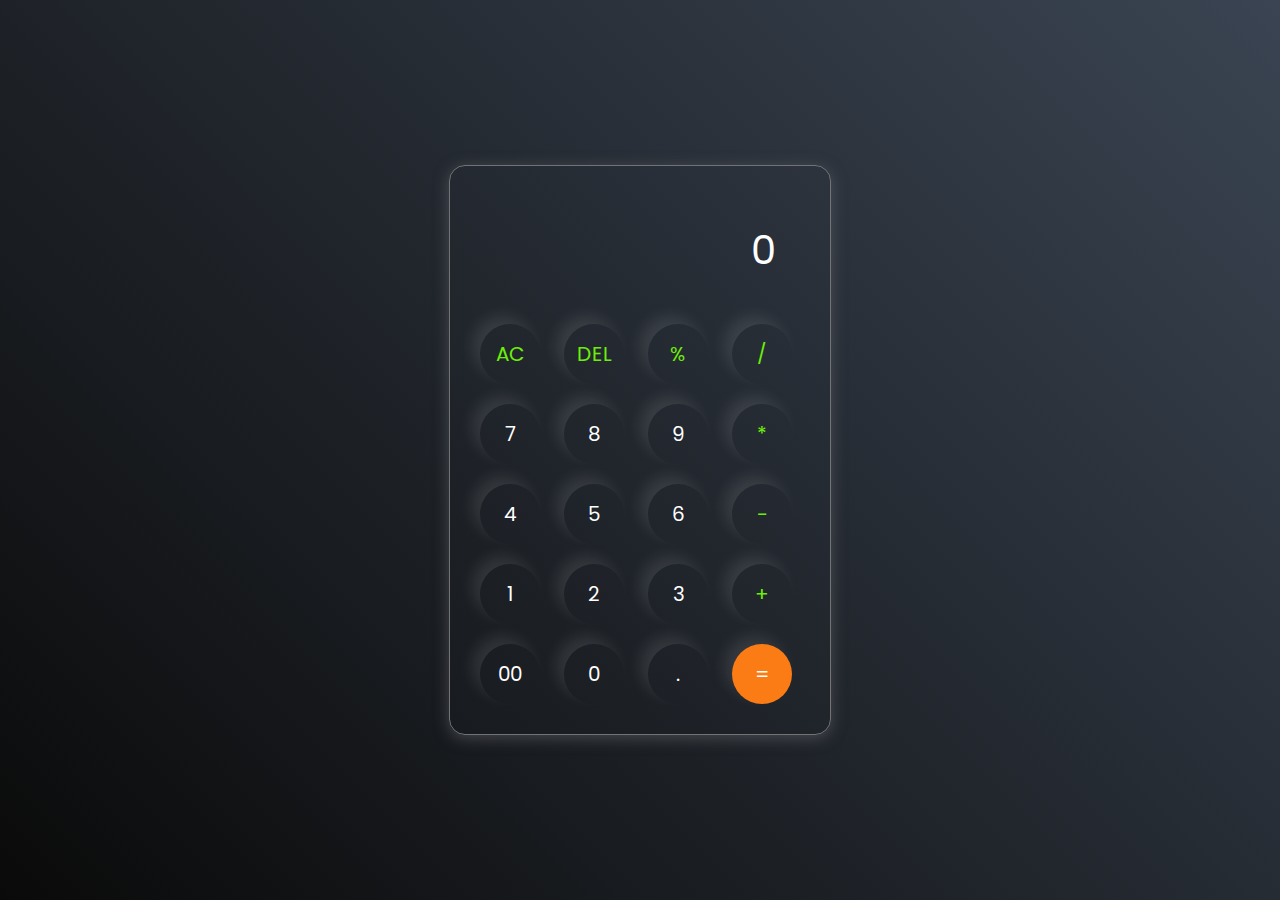
<file: Codsoft Intership/Calculator/index.html>
<!DOCTYPE html>
<html lang="en">
  <head>
    <meta charset="UTF-8" />
    <meta http-equiv="X-UA-Compatible" content="IE=edge" />
    <meta name="viewport" content="width=device-width, initial-scale=1.0" />
    <link rel="stylesheet" href="styles.css" />
    <title>Calculator - By Code Traversal</title>
  </head>
  <body>
    <div class="container">
      <div class="calculator">
        <input type="text" id="inputBox" placeholder="0" />
        <div>
          <button class="button operator">AC</button>
          <button class="button operator">DEL</button>
          <button class="button operator">%</button>
          <button class="button operator">/</button>
        </div>
        <div>
          <button class="button">7</button>
          <button class="button">8</button>
          <button class="button">9</button>
          <button class="button operator">*</button>
        </div>
        <div>
          <button class="button">4</button>
          <button class="button">5</button>
          <button class="button">6</button>
          <button class="button operator">-</button>
        </div>
        <div>
          <button class="button">1</button>
          <button class="button">2</button>
          <button class="button">3</button>
          <button class="button operator">+</button>
        </div>

        <div>
          <button class="button">00</button>
          <button class="button">0</button>
          <button class="button">.</button>
          <button class="button equalBtn">=</button>
        </div>
      </div>
    </div>

    <script src="main.js"></script>
  </body>
</html>
</file>
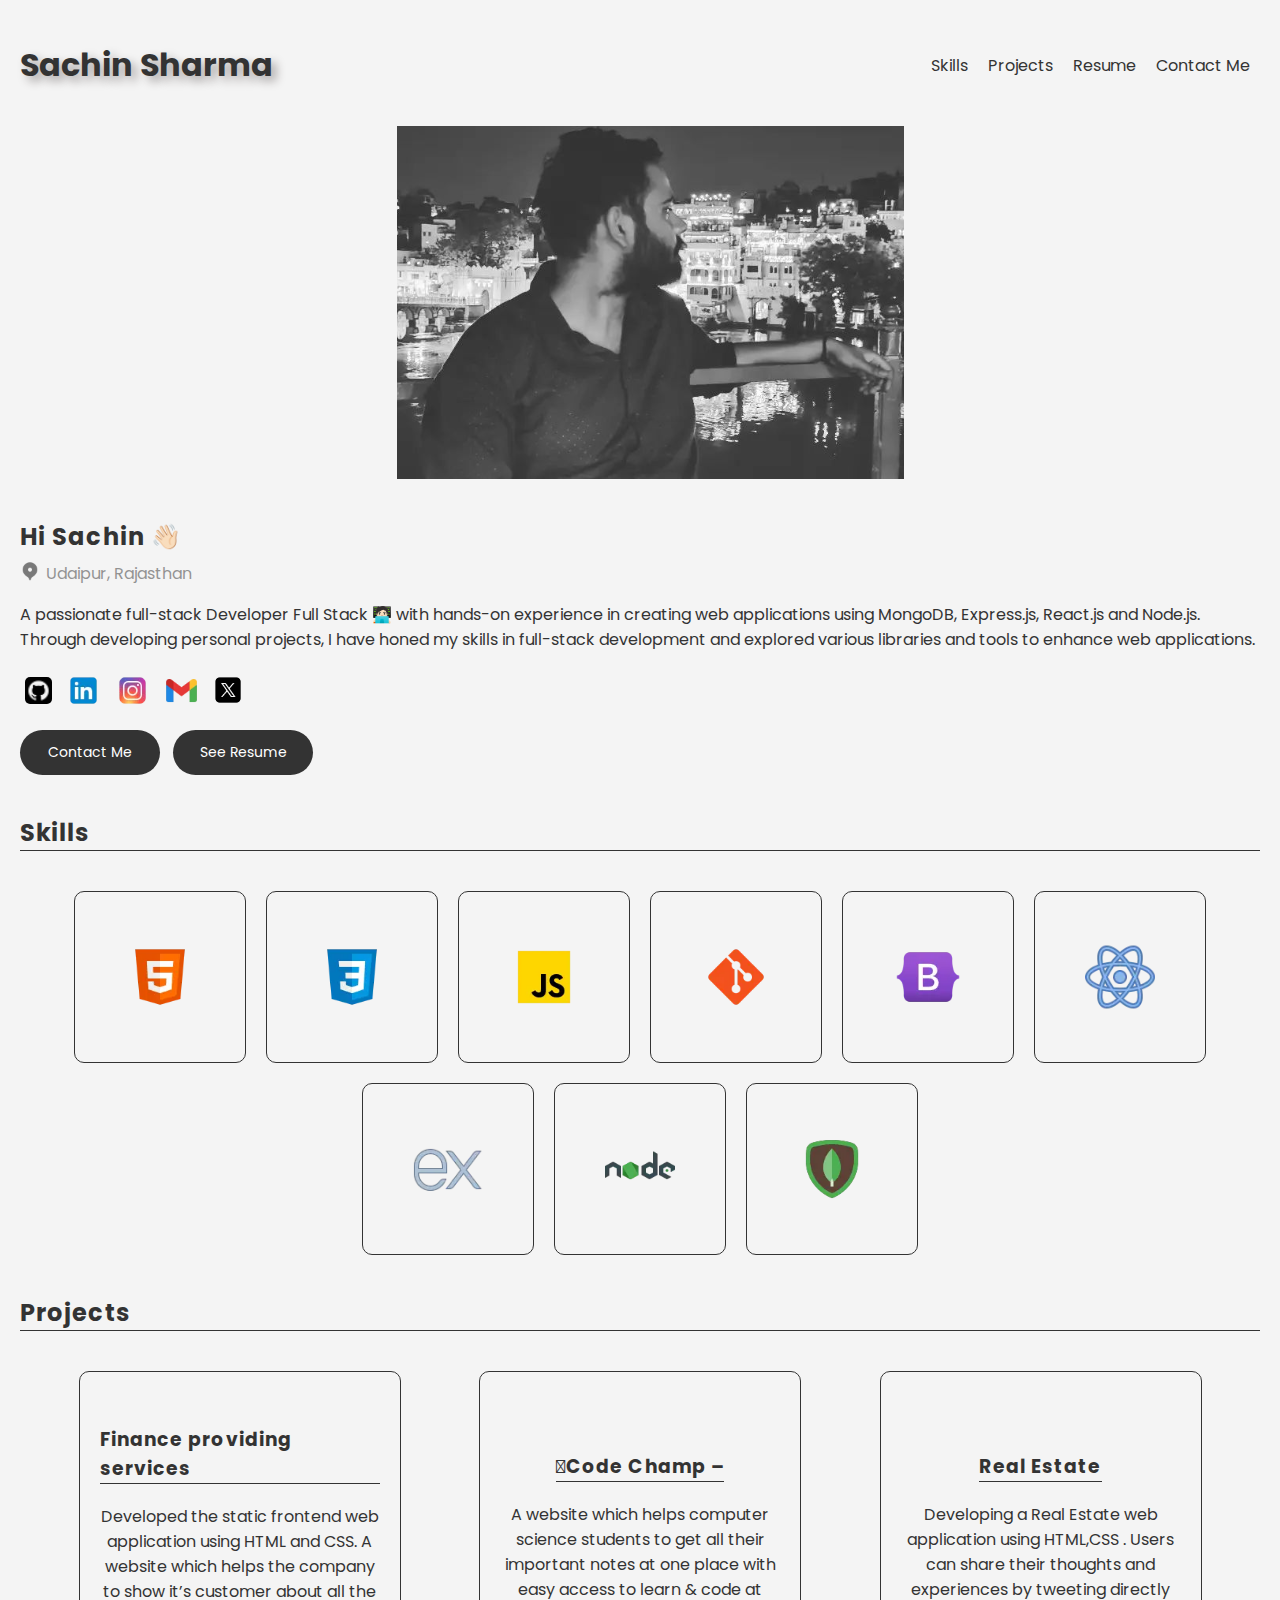
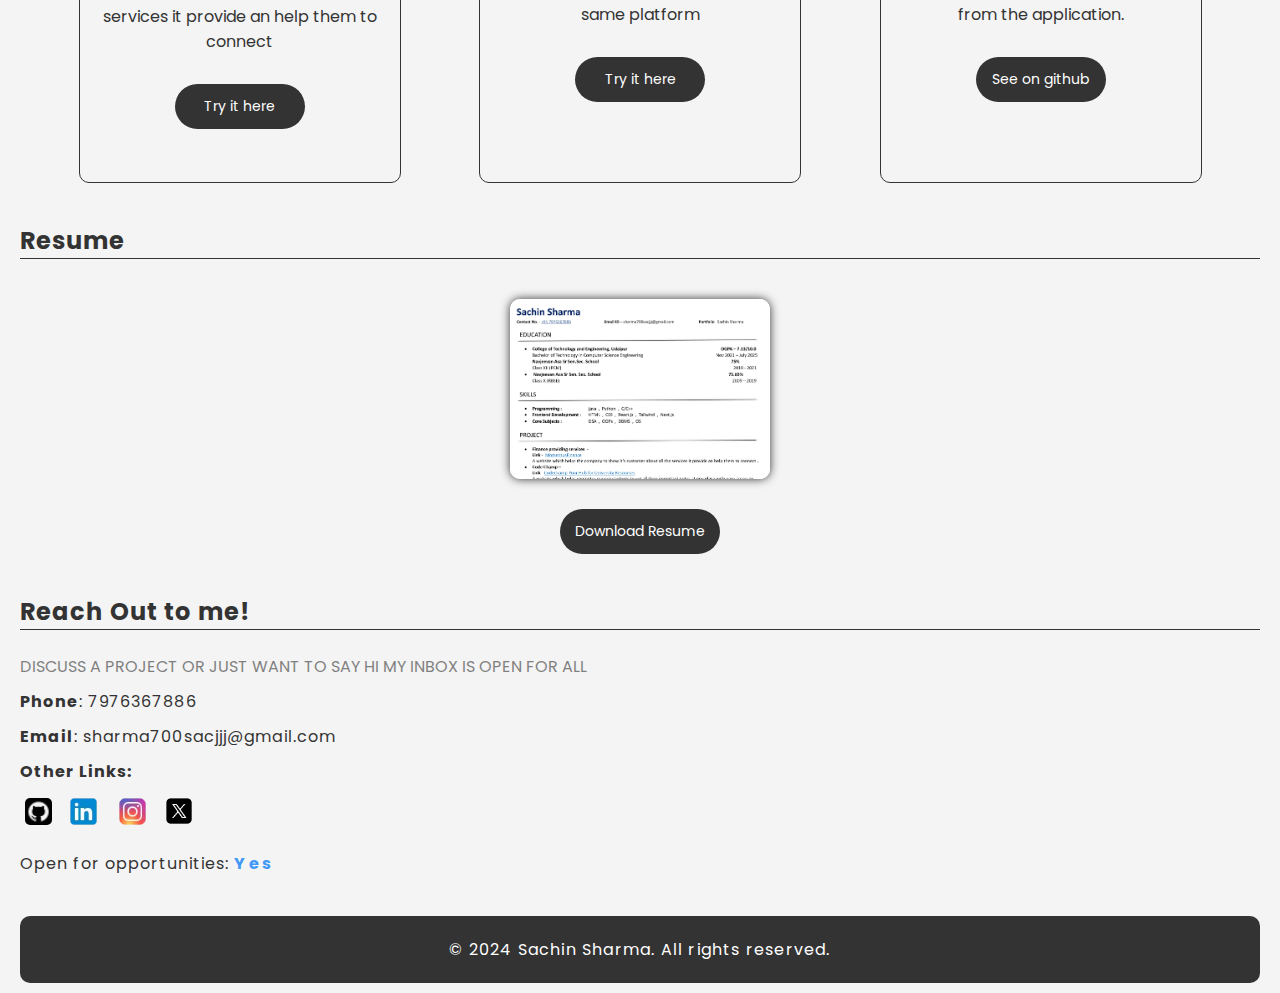
<file: Codsoft Intership/Professional Portfollio/index.html>
<!DOCTYPE html>
<html lang="en">
  <head>
    <meta charset="UTF-8" />
    <meta name="viewport" content="width=device-width, initial-scale=1.0" />
    <link rel="stylesheet" href="styles.css" />
    <title>My Portfolio</title>
  </head>
  <body>
    <header>
      <div id="navbar">
        <h1>Sachin Sharma</h1>
        <div class="container">
          <img id="menu" src="./icons8-slide-up-50.png" alt="Menu Icon" />
          <nav class="navbar">
            <a href="#skills" class="nav-item">Skills</a>
            <a href="#projects" class="nav-item">Projects</a>
            <a href="#resume" class="nav-item">Resume</a>
            <a href="#contact" class="nav-item">Contact Me</a>
          </nav>
        </div>
      </div>
    </header>

    <section id="about">
      <div id="My photo"></div>
        <img src="My photo2.png" alt="Photo">
      <div>
        <h2>Hi Sachin 👋🏻</h2>
        <span>
          <img src="./icons8-location-30.webp" alt="location" />
          <p>Udaipur, Rajasthan</p>
        </span>
        <p>
          A passionate full-stack Developer Full Stack 🧑🏻‍💻 with hands-on experience in
          creating web applications using MongoDB, Express.js, React.js and
          Node.js. Through developing personal projects, I have honed my skills in
          full-stack development and explored various libraries and tools to
          enhance web applications.
        </p>
        <div class="social-media-links">
          <a href="https://github.com/NeerajUpadhyay01"
            ><img src="./icons8-github-24.webp" alt="github"
          /></a>
          <a href="https://www.linkedin.com/in/neeraj-upadhyay-a527aa226"
            ><img src="./icons8-linkedin-48.webp" alt="linkedin"
          /></a>
          <a
            href="https://www.instagram.com/invites/contact/?i=zib9lixemrsa&utm_content=48jiow0"
            ><img src="./icons8-instagram-48.webp" alt="instagram"
          /></a>
          <a href="mailto:neerajsaraswat111@gmail.com"
            ><img src="./icons8-gmail-96.webp" alt="gmail"
          /></a>
          <a href="https://x.com/Neeraj_178?t=SimfZ5p0Oz3E6cNMgTlKqg&s=08"
            ><img src="./icons8-twitter-50.webp" alt="twitter"
          /></a>
        </div>
        <div id="buttons">
          <a href="tel:+916378086178"><button>Contact Me</button></a>
          <a
            href="https://drive.google.com/file/d/1C_42a2OnGewmLjS5Pc8a4fxM5_PT_ZZH/view?usp=drive_link"
            ><button>See Resume</button></a
          >
        </div>
      </div>
    </section>

    <section id="skills">
      <h2>Skills</h2>
      <div>
        <span><img src="./icons8-html-96.webp" alt="HTML" /></span>
        <span><img src="./icons8-css-96.webp" alt="CSS" /></span>
        <span><img src="./icons8-js-96.webp" alt="JS" /></span>
        <span><img src="./icons8-git-96.webp" alt="Git" /></span>
        <span
          ><img src="./icons8-bootstrap-96.webp" alt="Bootstrap"
        /></span>
        <span><img src="./icons8-react-js-80.webp" alt="ReactJs" /></span>
        <span
          ><img src="./icons8-express-js-80.webp" alt="ExpressJs"
        /></span>
        <span><img src="./icons8-nodejs-96.webp" alt="NodeJs" /></span>
        <span><img src="./icons8-mongodb-96.webp" alt="MongoDB" /></span>
      </div>
    </section>

    <section id="projects">
      <h2>Projects</h2>
      <div>
        <div class="project">
          <h3>Finance providing services</h3>
          <p>
            Developed the static frontend web application using HTML and CSS. A website which helps the company to show it’s customer about all the services it provide an help them to connect
          </p>
          <a href="MomentusFinance"
            ><button>Try it here</button></a
          >
        </div>
        <div class="project">
          <h3>Code Champ –</h3>
          <p>
            A website which helps computer science students to get all their important notes at one place with easy access to learn & code at same platform 
          </p>
          <a href=" Codechamp-Your Hub for University Resources"
            ><button>Try it here</button></a
          >
        </div>
        <div class="project">
          <h3>Real Estate</h3>
          <p>
            Developing a Real Estate web application using HTML,CSS
            .
            Users can share their thoughts and experiences by tweeting directly
            from the application.
          </p>
          <a
            href="https://github.com/sachinsharma017"
            ><button>See on github</button></a
          >
        </div>
      </div>
    </section>

    <section id="resume">
      <h2>Resume</h2>
      <span>
        <div></div>
        <a
          href="Sachin Sharma Cv.webp"
          ><button>Download Resume</button></a
        >
      </span>
    </section>

    <section id="contact">
      <h2>Reach Out to me!</h2>
      <p>DISCUSS A PROJECT OR JUST WANT TO SAY HI MY INBOX IS OPEN FOR ALL</p>
      <span>
        <p><strong>Phone</strong>: 7976367886</p>
        <p><strong>Email</strong>: sharma700sacjjj@gmail.com</p>
      </span>
      <h4>Other Links:</h4>
      <div class="social-media-links">
        <a href="https://github.com/sachinsharma017/sachinsharma017"
          ><img src="./icons8-github-24.webp" alt="github"
        /></a>
        <a href="https://www.linkedin.com/in/sachin-s-56371b27b/"
          ><img src="./icons8-linkedin-48.webp" alt="linkedin"
        /></a>
        <a
          href="https://www.instagram.com/sachinsharma017/"
          ><img src="./icons8-instagram-48.webp" alt="instagram"
        /></a>
        <a href="https://x.com/Sachin76150"
          ><img src="./icons8-twitter-50.webp" alt="tweeter"
        /></a>
      </div>
      <p>Open for opportunities: <span>Y</span><span>e</span><span>s</span></p>
    </section>

    <footer>
      <p>&copy; 2024 Sachin Sharma. All rights reserved.</p>
    </footer>

    <script>
      function handleClick() {
        const navbar = document.querySelector(".navbar");
        const menuIcon = document.getElementById("menu");
        navbar.classList.toggle("active");
        menuIcon.classList.toggle("rotated");
      }
      document.getElementById("menu").addEventListener("click", handleClick);
      const navItems = document.getElementsByClassName("nav-item");
      for (let i = 0; i < navItems.length; i++) {
        navItems[i].addEventListener("click", handleClick);
      }
    </script>
  </body>
</html>
</file>
<file: Codsoft Intership/Calculator/styles.css>
@import url('https://fonts.googleapis.com/css2?family=Poppins:wght@500&display=swap');

*{
    margin: 0;
    padding: 0;
    box-sizing: border-box;
    font-family: 'Poppins', sans-serif;
}

body{
    width: 100%;
    height: 100vh;
    display: flex;
    justify-content: center;
    align-items: center;
    background: linear-gradient(45deg, #0a0a0a, #3a4452);
}

.calculator{
    border: 1px solid #717377;
    padding: 20px;
    border-radius: 16px;
    background: transparent;
    box-shadow: 0px 3px 15px rgba(113, 115, 119, 0.5);

}

input{
    width: 320px;
    border: none;
    padding: 24px;
    margin: 10px;
    background: transparent;
    box-shadow: 0px 3px 15px rgbs(84, 84, 84, 0.1);
    font-size: 40px;
    text-align: right;
    cursor: pointer;
    color: #ffffff;
}

input::placeholder{
    color: #ffffff;
}

button{
    border: none;
    width: 60px;
    height: 60px;
    margin: 10px;
    border-radius: 50%;
    background: transparent;
    color: #ffffff;
    font-size: 20px;
    box-shadow: -8px -8px 15px rgba(255, 255, 255, 0.1);
    cursor: pointer;
}

.equalBtn{
    background-color: #fb7c14;
}

.operator{
    color: #6dee0a;
}
</file>
<file: Codsoft Intership/Professional Portfollio/styles.css>
@import url("https://fonts.googleapis.com/css2?family=Poppins&display=swap");

body {
  font-family: "poppins";
  margin: 0;
  padding: 20px 20px 10px;
  box-sizing: border-box;
  background-color: #f4f4f4;
  color: #333;
}

body::-webkit-scrollbar {
  width: 8px;
  background-color: #f4f4f4;
}

body::-webkit-scrollbar-thumb {
  background-color: #333;
  border-radius: 10px;
}

a {
  text-decoration: none;
  color: white;
}

h2,
h3 {
  border-bottom: 1px solid #333;
  letter-spacing: 1.1px;
}

button {
  font-family: "poppins";
  display: block;
  margin-top: 10px;
  height: 11vw;
  width: 31vw;
  max-width: 140px;
  max-height: 45px;
  background: #333;
  color: white;
  border: none;
  border-radius: 30px;
  font-size: 14px;
  cursor: pointer;
  position: relative;
  z-index: 1;
  overflow: hidden;
  font-size: clamp(11px, 2vw, 14px);
}

button:hover {
  color: rgb(0, 0, 0);
}

button::after {
  content: "";
  background: rgb(148, 141, 141);
  position: absolute;
  z-index: -1;
  left: -20%;
  right: -20%;
  top: 0;
  bottom: 0;
  transform: skewX(-45deg) scale(0, 1);
  transition: all 0.2s;
}

button:hover::after {
  transform: skewX(-45deg) scale(1, 1);
}

/* Header */

header h1 {
  font-size: clamp(25px, 4vw, 32px);
  text-shadow: 5px 5px 10px #a5a1a1;
}

#menu {
  width: 30px;
  height: 30px;
  visibility: hidden;
}

#navbar {
  display: flex;
  justify-content: space-between;
  align-items: center;
}

.container {
  display: flex;
}

nav {
  display: flex;
}

.nav-item {
  color: #333;
  padding: 10px;
  position: relative;
}

.nav-item::after {
  content: "";
  position: absolute;
  width: 85%;
  height: 4%;
  left: 10%;
  top: 100%;
  background-color: #333;
  transform: scaleX(0);
  transition: all 0.15s linear;
}

.nav-item:hover::after {
  transform: scaleX(1);
}

/* About */

#about {
  display: flex;
  align-items: center;
  justify-content: center;
  gap: 20px;
  flex-wrap: wrap;
  margin-top: 15px;
}

#about #my-photo {
  width: 70vw;
  height: 70vw;
  max-width: 280px;
  max-height: 280px;
  background-color: #333;
  border-radius: 55% 45% 70% 30% / 43% 66% 34% 57%;
  position: relative;
  overflow: hidden;
  box-shadow: 0 0 10px #333;
  margin: 20px;
}

#about #Myphoto::before {
  content: "";
  position: absolute;
  top: 15%;
  left: 0%;
  width: 100%;
  height: 100%;
  background-image: url("./My\ photo2.png");
  background-repeat: no-repeat;
  background-size: contain;
}

#about #Myphoto:hover {
  animation: borderRadius 3s infinite ease;
}

@keyframes borderRadius {
  25% {
    border-radius: 41% 60% 42% 78% / 76% 54% 56% 44%;
  }
  50% {
    border-radius: 51% 50% 41% 59% / 55% 57% 43% 45%;
  }
  75% {
    border-radius: 60% 45% 68% 32% / 52% 70% 30% 48%;
  }
  100% {
    border-radius: 55% 45% 70% 30% / 43% 66% 34% 57%;
  }
}

#about #Myphoto + div {
  width: 72vw;
  max-width: 750px;
}

#about h2 {
  margin-bottom: 7px;
  border: none;
  font-size: clamp(22px, 4vw, 24px);
}

#about span {
  display: flex;
  align-items: center;
  gap: 6px;
  opacity: 0.5;
  font-size: clamp(14px, 2vw, 16px);
}

#about span img {
  width: 20px;
  height: 20px;
  margin-bottom: 5px;
}

#about span p {
  margin: 0;
}

#about span + p {
  text-wrap: wrap;
  font-size: clamp(14px, 3vw, 16px);
}

.social-media-links img {
  width: 35px;
  height: 35px;
  padding: 5px;
  transition: all 0.1s linear;
}

.social-media-links a:first-child img {
  width: 27px;
  height: 27px;
  border-radius: 10px;
  margin-bottom: 4px;
}

.social-media-links a:last-child img {
  width: 30px;
  height: 30px;
  margin-bottom: 3px;
}

.social-media-links img:hover {
  transform: scale(1.1);
}

#about #buttons {
  display: flex;
  flex-wrap: wrap;
}

#about #buttons button:first-child {
  margin-right: 13px;
}

/* Skills */

#skills,
#projects,
#resume,
#contact,
footer {
  margin-top: 40px;
}

#skills > div {
  display: flex;
  flex-wrap: wrap;
  justify-content: center;
  gap: 20px;
  padding-top: 20px;
}

#skills span {
  display: flex;
  justify-content: center;
  align-items: center;
  width: 24vw;
  height: 25vw;
  max-width: 170px;
  max-height: 170px;
  border: 1px solid #333;
  border-radius: 10px;
  position: relative;
}

#skills span::after {
  content: "";
  position: absolute;
  width: 100%;
  height: 100%;
  left: 0;
  top: 0;
  border-radius: 10px;
  z-index: -1;
  background: linear-gradient(to right, #434343 0%, black 100%);
  transform: scale(0);
  transition: all 0.15s linear;
}

#skills span:hover::after {
  transform: scale(1);
}

#skills img {
  width: 10vw;
  height: 10vw;
  max-width: 70px;
  max-height: 70px;
  z-index: 2;
}

/* Projects */

#projects > div {
  display: flex;
  flex-wrap: wrap;
  justify-content: space-evenly;
  gap: 20px;
  padding-top: 20px;
}

.project {
  display: flex;
  flex-direction: column;
  justify-content: center;
  border-radius: 10px;
  padding: 20px;
  gap: 20px;
  align-items: center;
  width: 60vw;
  height: 80vw;
  max-width: 280px;
  max-height: 370px;
  border: 1px solid #333;
  position: relative;
  z-index: 1;
}

.project:hover {
  color: #f4f4f4;
}

.project:hover h3 {
  border-bottom: 1px solid #f4f4f4;
}

.project::after {
  content: "";
  position: absolute;
  border-radius: 10px;
  width: 100%;
  height: 100%;
  left: 0;
  top: 0;
  background: linear-gradient(to right, #434343 0%, black 100%);
  transform: scale(0, 1);
  transition: all 0.1s linear;
  z-index: -1;
}

.project:hover::after {
  transform: scale(1, 1);
}

.project h3 {
  margin: 0;
  font-size: clamp(14px, 3vw, 18.72px);
}

.project p {
  font-size: clamp(12px, 2vw, 16px);
  text-align: center;
  margin: 0;
}

.project:hover button {
  background-color: rgb(148, 141, 141);
  color: black;
}

.project button:last-child {
  max-width: 130px;
}

.project:hover button::after {
  background-color: #f4f4f4;
}

/* Resume */

#resume span {
  display: flex;
  flex-direction: column;
  padding-top: 20px;
  gap: 20px;
  align-items: center;
}

#resume div {
  width: 260px;
  height: 180px;
  background-image: url("./Sachin\ Sharma\ Cv.webp");
  background-size: cover;
  border-radius: 10px;
  background-repeat: no-repeat;
  box-shadow: 0 0 10px #333;
}

#resume button {
  width: 40vw;
  max-width: 160px;
  margin-top: 10px;
}

/* Contact */

#contact p {
  letter-spacing: 1.1px;
  margin: 10px 0;
  font-size: clamp(12px, 3vw, 16px);
}

#contact h2 + p {
  padding-top: 5px;
  opacity: 0.6;
  letter-spacing: normal;
}

#contact h4 {
  margin: 5px 0;
  letter-spacing: 1.1px;
  font-size: clamp(12px, 3vw, 16px);
}

#contact div + p {
  margin: 10px 0;
}

#contact p:last-child span {
  font-weight: bold;
  color: #4299f6;
  display: inline-block;
}

#contact p:last-child span:nth-child(1) {
  animation: Yes 1s infinite ease-in-out;
}
#contact p:last-child span:nth-child(2) {
  animation: Yes 1s infinite 0.1s ease-in-out;
  margin: 0 2px;
}
#contact p:last-child span:nth-child(3) {
  animation: Yes 1s infinite 0.2s ease-in-out;
}

@keyframes Yes {
  0% {
    transform: translateY(0px);
  }
  60% {
    transform: translateY(-5px);
  }
  80% {
    transform: translateY(0px);
  }
  85% {
    transform: translateY(-2px);
  }
  100% {
    transform: translateY(0px);
  }
}

/* Footer */

footer {
  background-color: #333;
  color: white;
  border-radius: 10px;
  padding: 5px 20px;
  text-align: center;
  letter-spacing: 1.2px;
}

footer p {
  font-size: clamp(12px, 3vw, 16px);
}

@media screen and (max-width: 768px) {
  #menu {
    visibility: visible;
    cursor: pointer;
    transition: transform 0.2s;
  }

  nav {
    position: absolute;
    background-color: #333;
    border: 1px solid #f4f4f4;
    top: 85px;
    right: 10px;
    flex-direction: column;
    align-items: center;
    border-radius: 10px;
    padding: 30px 35px;
    gap: 15px;
    visibility: hidden;
    z-index: 11;
    transform: translateY(-5px);
    opacity: 0;
    transition: visibility 0.1s,opacity 0.3s,transform 0.3s;
  }

  nav.active {
    visibility: visible;
    opacity: 1;
    transform: translateY(0);
  }

  .rotated {
    transform: rotate(180deg);
  }

  .nav-item {
    color: #f4f4f4;
  }

  .nav-item::after {
    background-color: #f4f4f4;
  }
}
</file>
